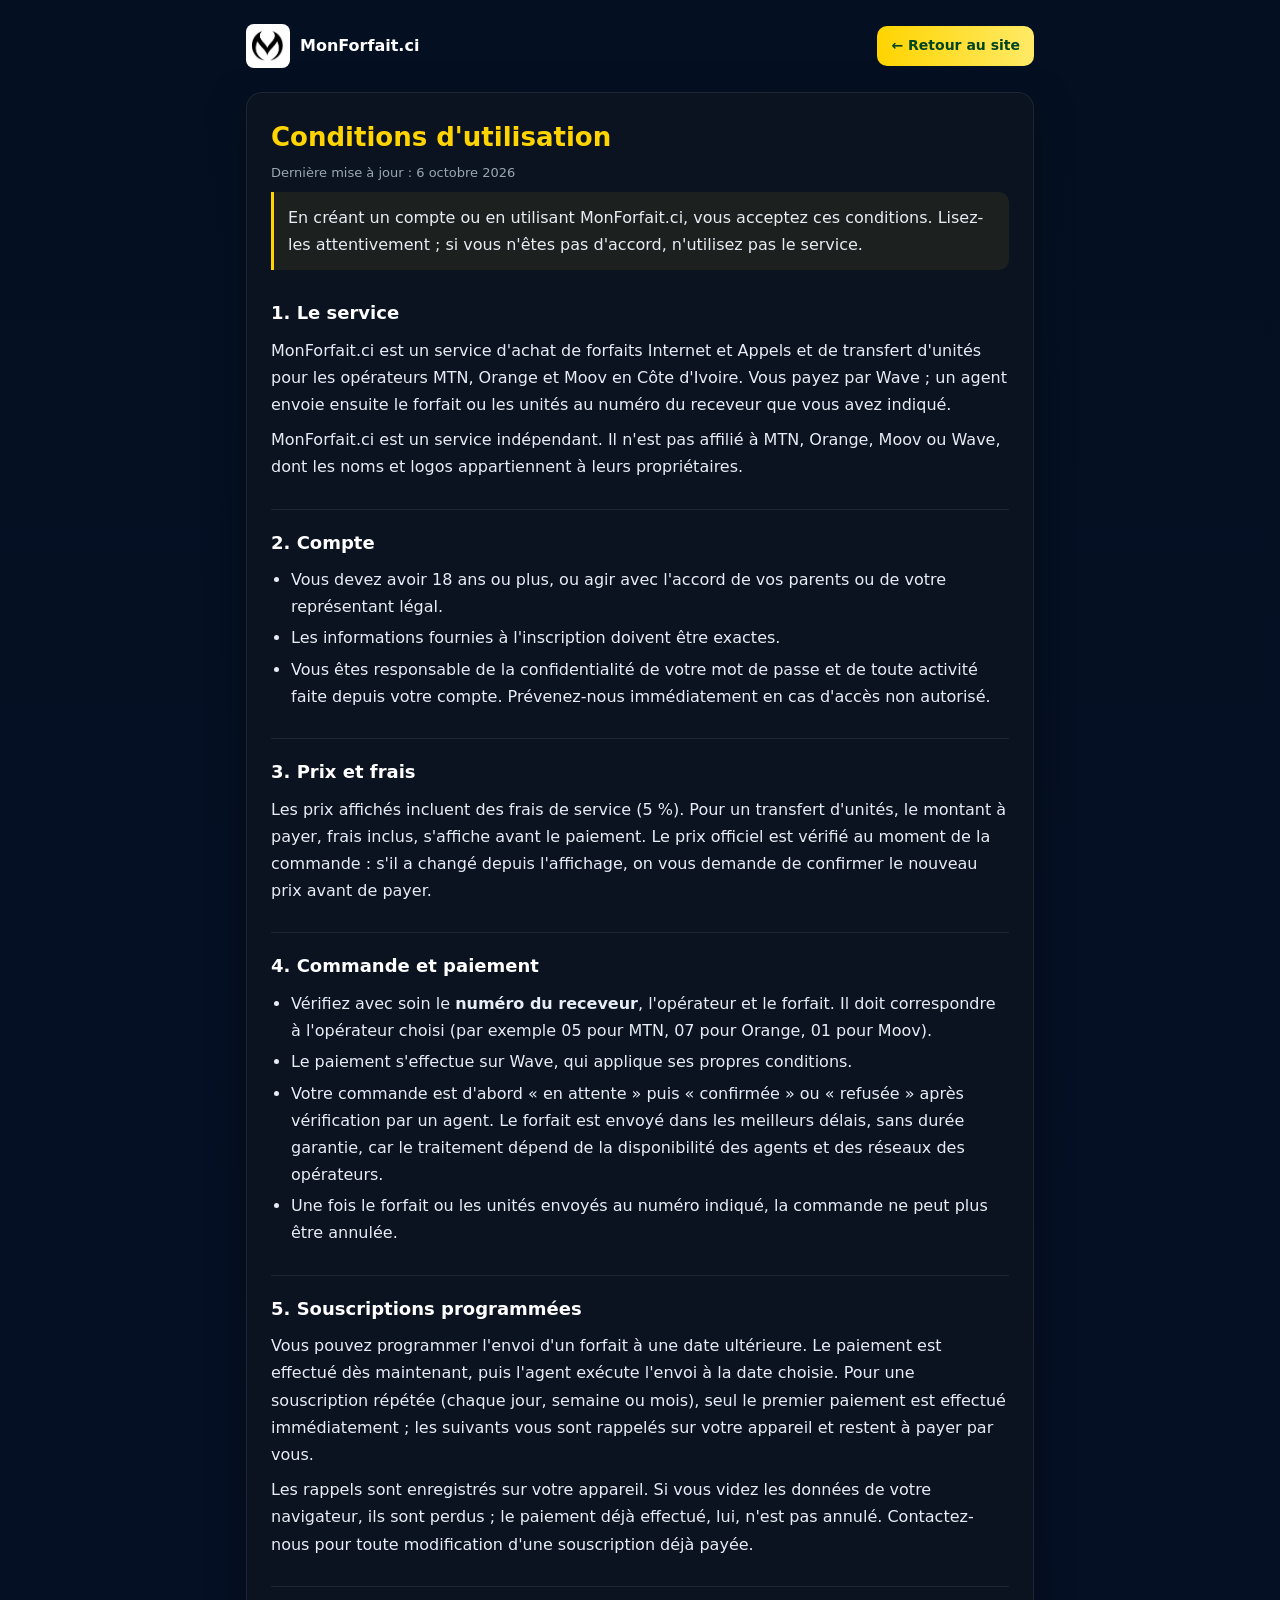
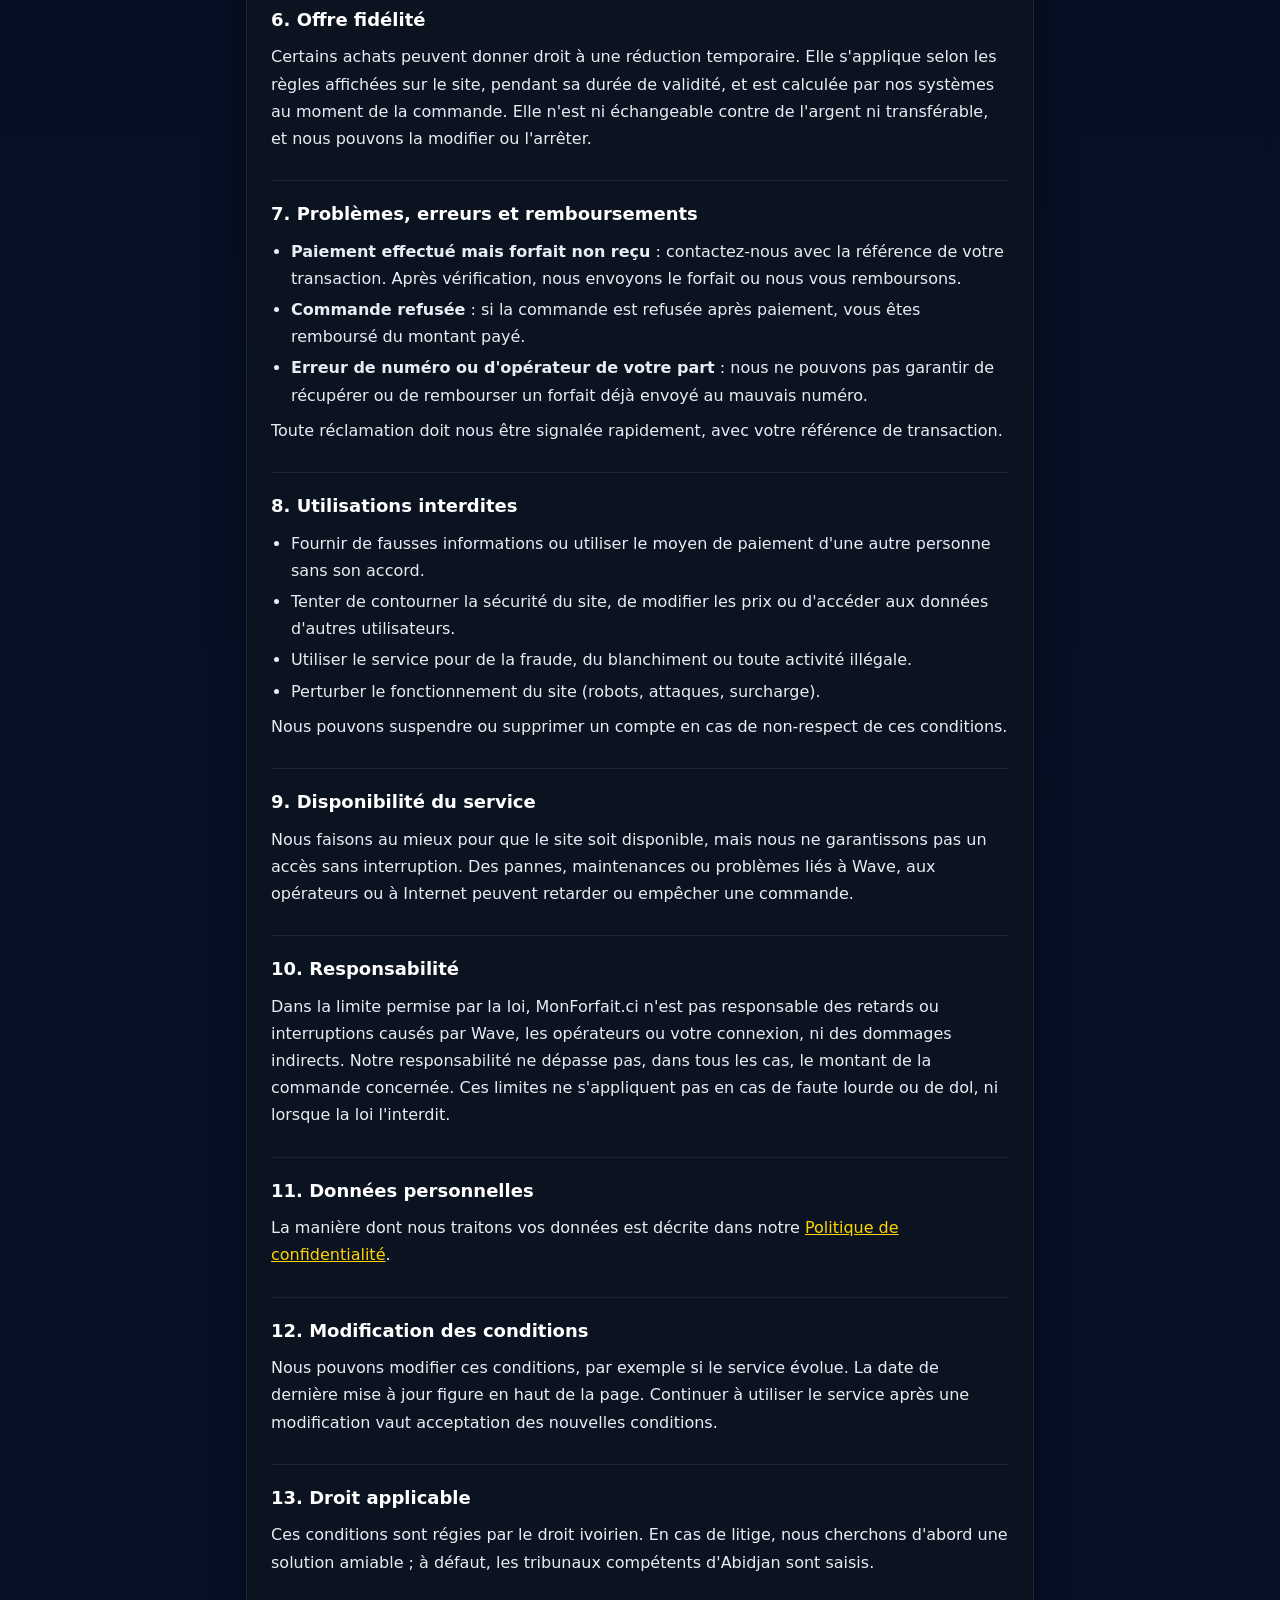
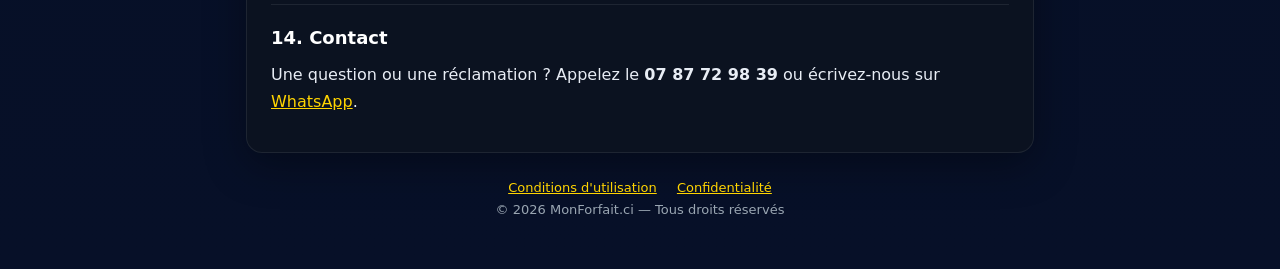
<file: MonForfait.ci/public/conditions.html>
<!DOCTYPE html>
<html lang="fr">
<head>
  <meta charset="UTF-8">
  <meta name="viewport" content="width=device-width, initial-scale=1.0">
  <title>Conditions d'utilisation - MonForfait.ci</title>
  <meta name="description" content="Conditions générales d'utilisation du service MonForfait.ci.">
  <link rel="stylesheet" href="css/legal.css">
</head>
<body>
  <div class="legal-wrap">
    <header class="legal-top">
      <a class="legal-brand" href="dashboard.html">
        <img src="img/logo.png" alt="Logo MonForfait">
        <span>MonForfait.ci</span>
      </a>
      <a class="legal-back" href="dashboard.html">← Retour au site</a>
    </header>

    <main class="legal-card">
      <h1>Conditions d'utilisation</h1>
      <p class="legal-date">Dernière mise à jour : 6 octobre 2026</p>

      <p class="legal-intro">
        En créant un compte ou en utilisant MonForfait.ci, vous acceptez ces conditions. Lisez-les attentivement ; si vous n'êtes pas d'accord, n'utilisez pas le service.
      </p>

      <h2>1. Le service</h2>
      <p>MonForfait.ci est un service d'achat de forfaits Internet et Appels et de transfert d'unités pour les opérateurs MTN, Orange et Moov en Côte d'Ivoire. Vous payez par Wave ; un agent envoie ensuite le forfait ou les unités au numéro du receveur que vous avez indiqué.</p>
      <p>MonForfait.ci est un service indépendant. Il n'est pas affilié à MTN, Orange, Moov ou Wave, dont les noms et logos appartiennent à leurs propriétaires.</p>

      <h2>2. Compte</h2>
      <ul>
        <li>Vous devez avoir 18 ans ou plus, ou agir avec l'accord de vos parents ou de votre représentant légal.</li>
        <li>Les informations fournies à l'inscription doivent être exactes.</li>
        <li>Vous êtes responsable de la confidentialité de votre mot de passe et de toute activité faite depuis votre compte. Prévenez-nous immédiatement en cas d'accès non autorisé.</li>
      </ul>

      <h2>3. Prix et frais</h2>
      <p>Les prix affichés incluent des frais de service (5 %). Pour un transfert d'unités, le montant à payer, frais inclus, s'affiche avant le paiement. Le prix officiel est vérifié au moment de la commande : s'il a changé depuis l'affichage, on vous demande de confirmer le nouveau prix avant de payer.</p>

      <h2>4. Commande et paiement</h2>
      <ul>
        <li>Vérifiez avec soin le <strong>numéro du receveur</strong>, l'opérateur et le forfait. Il doit correspondre à l'opérateur choisi (par exemple 05 pour MTN, 07 pour Orange, 01 pour Moov).</li>
        <li>Le paiement s'effectue sur Wave, qui applique ses propres conditions.</li>
        <li>Votre commande est d'abord « en attente » puis « confirmée » ou « refusée » après vérification par un agent. Le forfait est envoyé dans les meilleurs délais, sans durée garantie, car le traitement dépend de la disponibilité des agents et des réseaux des opérateurs.</li>
        <li>Une fois le forfait ou les unités envoyés au numéro indiqué, la commande ne peut plus être annulée.</li>
      </ul>

      <h2>5. Souscriptions programmées</h2>
      <p>Vous pouvez programmer l'envoi d'un forfait à une date ultérieure. Le paiement est effectué dès maintenant, puis l'agent exécute l'envoi à la date choisie. Pour une souscription répétée (chaque jour, semaine ou mois), seul le premier paiement est effectué immédiatement ; les suivants vous sont rappelés sur votre appareil et restent à payer par vous.</p>
      <p>Les rappels sont enregistrés sur votre appareil. Si vous videz les données de votre navigateur, ils sont perdus ; le paiement déjà effectué, lui, n'est pas annulé. Contactez-nous pour toute modification d'une souscription déjà payée.</p>

      <h2>6. Offre fidélité</h2>
      <p>Certains achats peuvent donner droit à une réduction temporaire. Elle s'applique selon les règles affichées sur le site, pendant sa durée de validité, et est calculée par nos systèmes au moment de la commande. Elle n'est ni échangeable contre de l'argent ni transférable, et nous pouvons la modifier ou l'arrêter.</p>

      <h2>7. Problèmes, erreurs et remboursements</h2>
      <ul>
        <li><strong>Paiement effectué mais forfait non reçu</strong> : contactez-nous avec la référence de votre transaction. Après vérification, nous envoyons le forfait ou nous vous remboursons.</li>
        <li><strong>Commande refusée</strong> : si la commande est refusée après paiement, vous êtes remboursé du montant payé.</li>
        <li><strong>Erreur de numéro ou d'opérateur de votre part</strong> : nous ne pouvons pas garantir de récupérer ou de rembourser un forfait déjà envoyé au mauvais numéro.</li>
      </ul>
      <p>Toute réclamation doit nous être signalée rapidement, avec votre référence de transaction.</p>

      <h2>8. Utilisations interdites</h2>
      <ul>
        <li>Fournir de fausses informations ou utiliser le moyen de paiement d'une autre personne sans son accord.</li>
        <li>Tenter de contourner la sécurité du site, de modifier les prix ou d'accéder aux données d'autres utilisateurs.</li>
        <li>Utiliser le service pour de la fraude, du blanchiment ou toute activité illégale.</li>
        <li>Perturber le fonctionnement du site (robots, attaques, surcharge).</li>
      </ul>
      <p>Nous pouvons suspendre ou supprimer un compte en cas de non-respect de ces conditions.</p>

      <h2>9. Disponibilité du service</h2>
      <p>Nous faisons au mieux pour que le site soit disponible, mais nous ne garantissons pas un accès sans interruption. Des pannes, maintenances ou problèmes liés à Wave, aux opérateurs ou à Internet peuvent retarder ou empêcher une commande.</p>

      <h2>10. Responsabilité</h2>
      <p>Dans la limite permise par la loi, MonForfait.ci n'est pas responsable des retards ou interruptions causés par Wave, les opérateurs ou votre connexion, ni des dommages indirects. Notre responsabilité ne dépasse pas, dans tous les cas, le montant de la commande concernée. Ces limites ne s'appliquent pas en cas de faute lourde ou de dol, ni lorsque la loi l'interdit.</p>

      <h2>11. Données personnelles</h2>
      <p>La manière dont nous traitons vos données est décrite dans notre <a href="confidentialite.html">Politique de confidentialité</a>.</p>

      <h2>12. Modification des conditions</h2>
      <p>Nous pouvons modifier ces conditions, par exemple si le service évolue. La date de dernière mise à jour figure en haut de la page. Continuer à utiliser le service après une modification vaut acceptation des nouvelles conditions.</p>

      <h2>13. Droit applicable</h2>
      <p>Ces conditions sont régies par le droit ivoirien. En cas de litige, nous cherchons d'abord une solution amiable ; à défaut, les tribunaux compétents d'Abidjan sont saisis.</p>

      <h2>14. Contact</h2>
      <p>Une question ou une réclamation ? Appelez le <strong>07 87 72 98 39</strong> ou écrivez-nous sur <a href="https://wa.me/2250500435066" target="_blank" rel="noopener">WhatsApp</a>.</p>
    </main>

    <nav class="legal-foot" aria-label="Pages légales">
      <a href="conditions.html">Conditions d'utilisation</a>
      <a href="confidentialite.html">Confidentialité</a>
      <p>© 2026 MonForfait.ci — Tous droits réservés</p>
    </nav>
  </div>
</body>
</html>
</file>
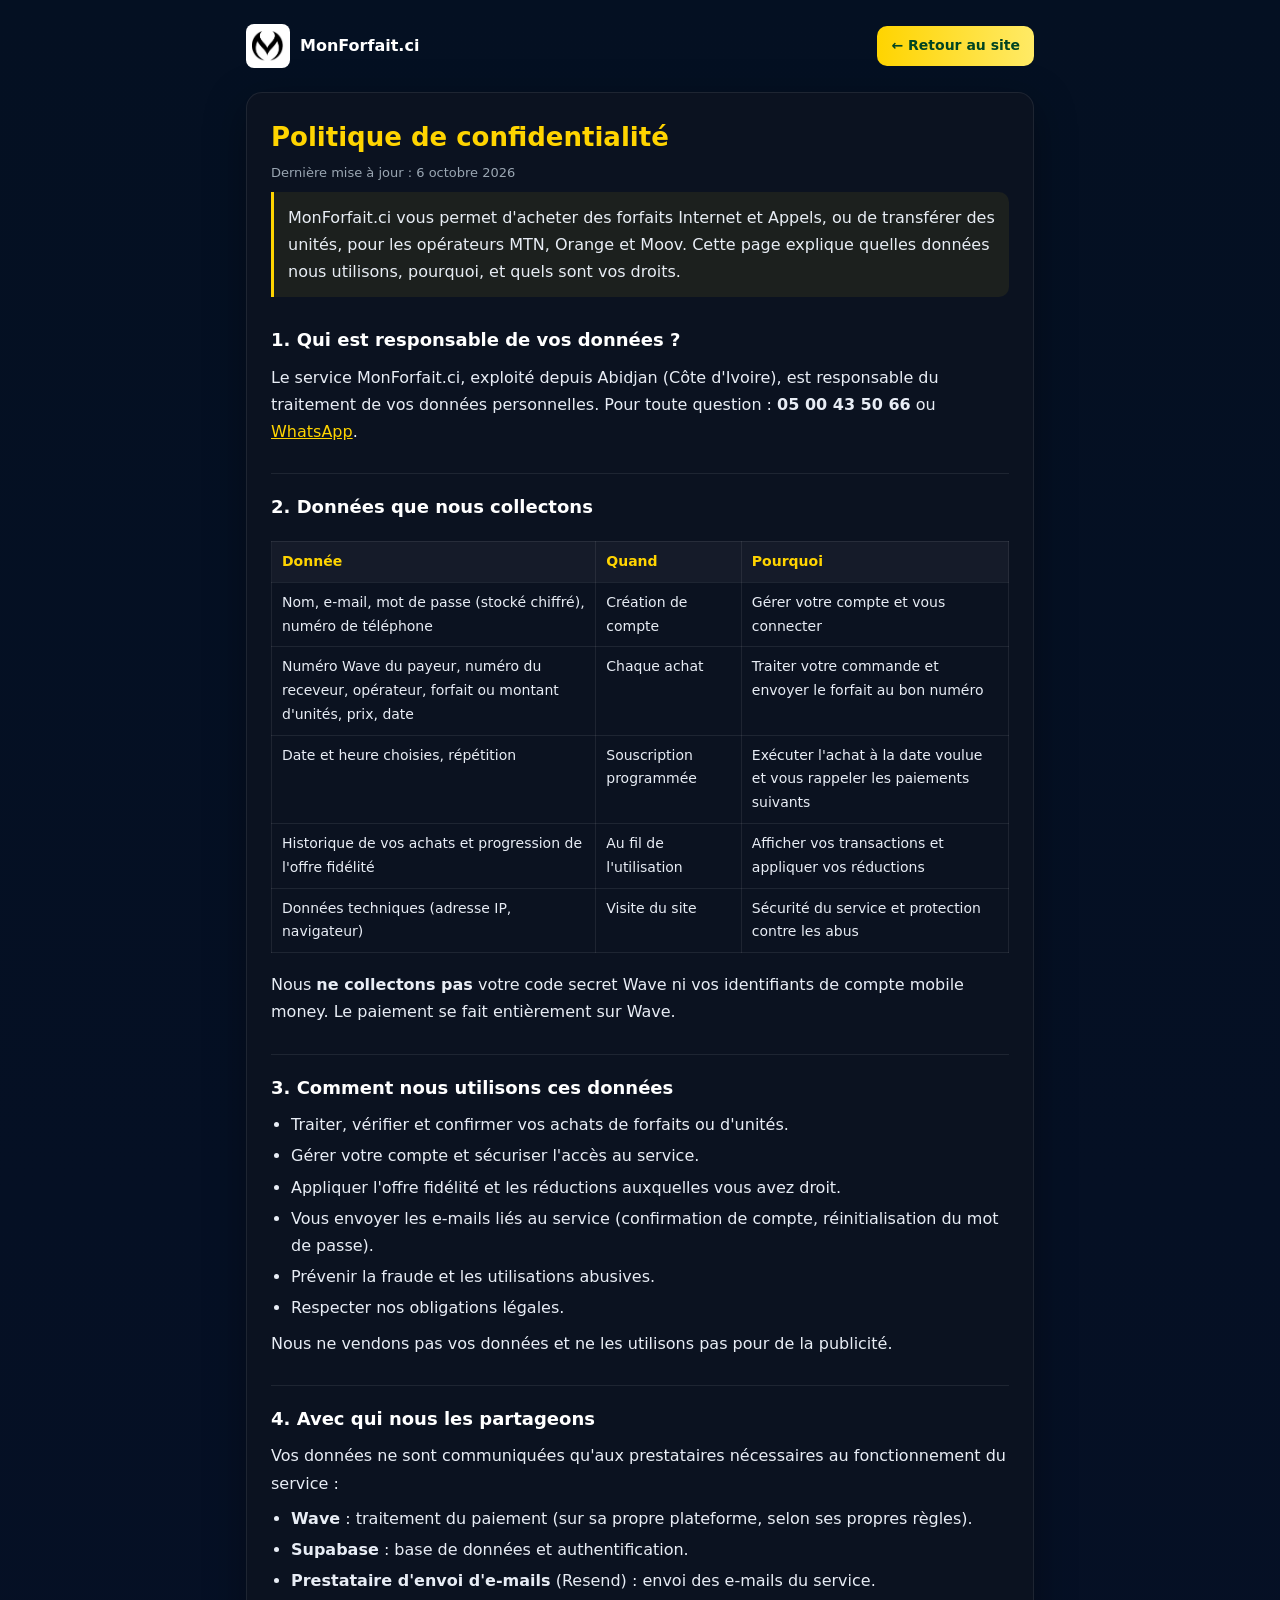
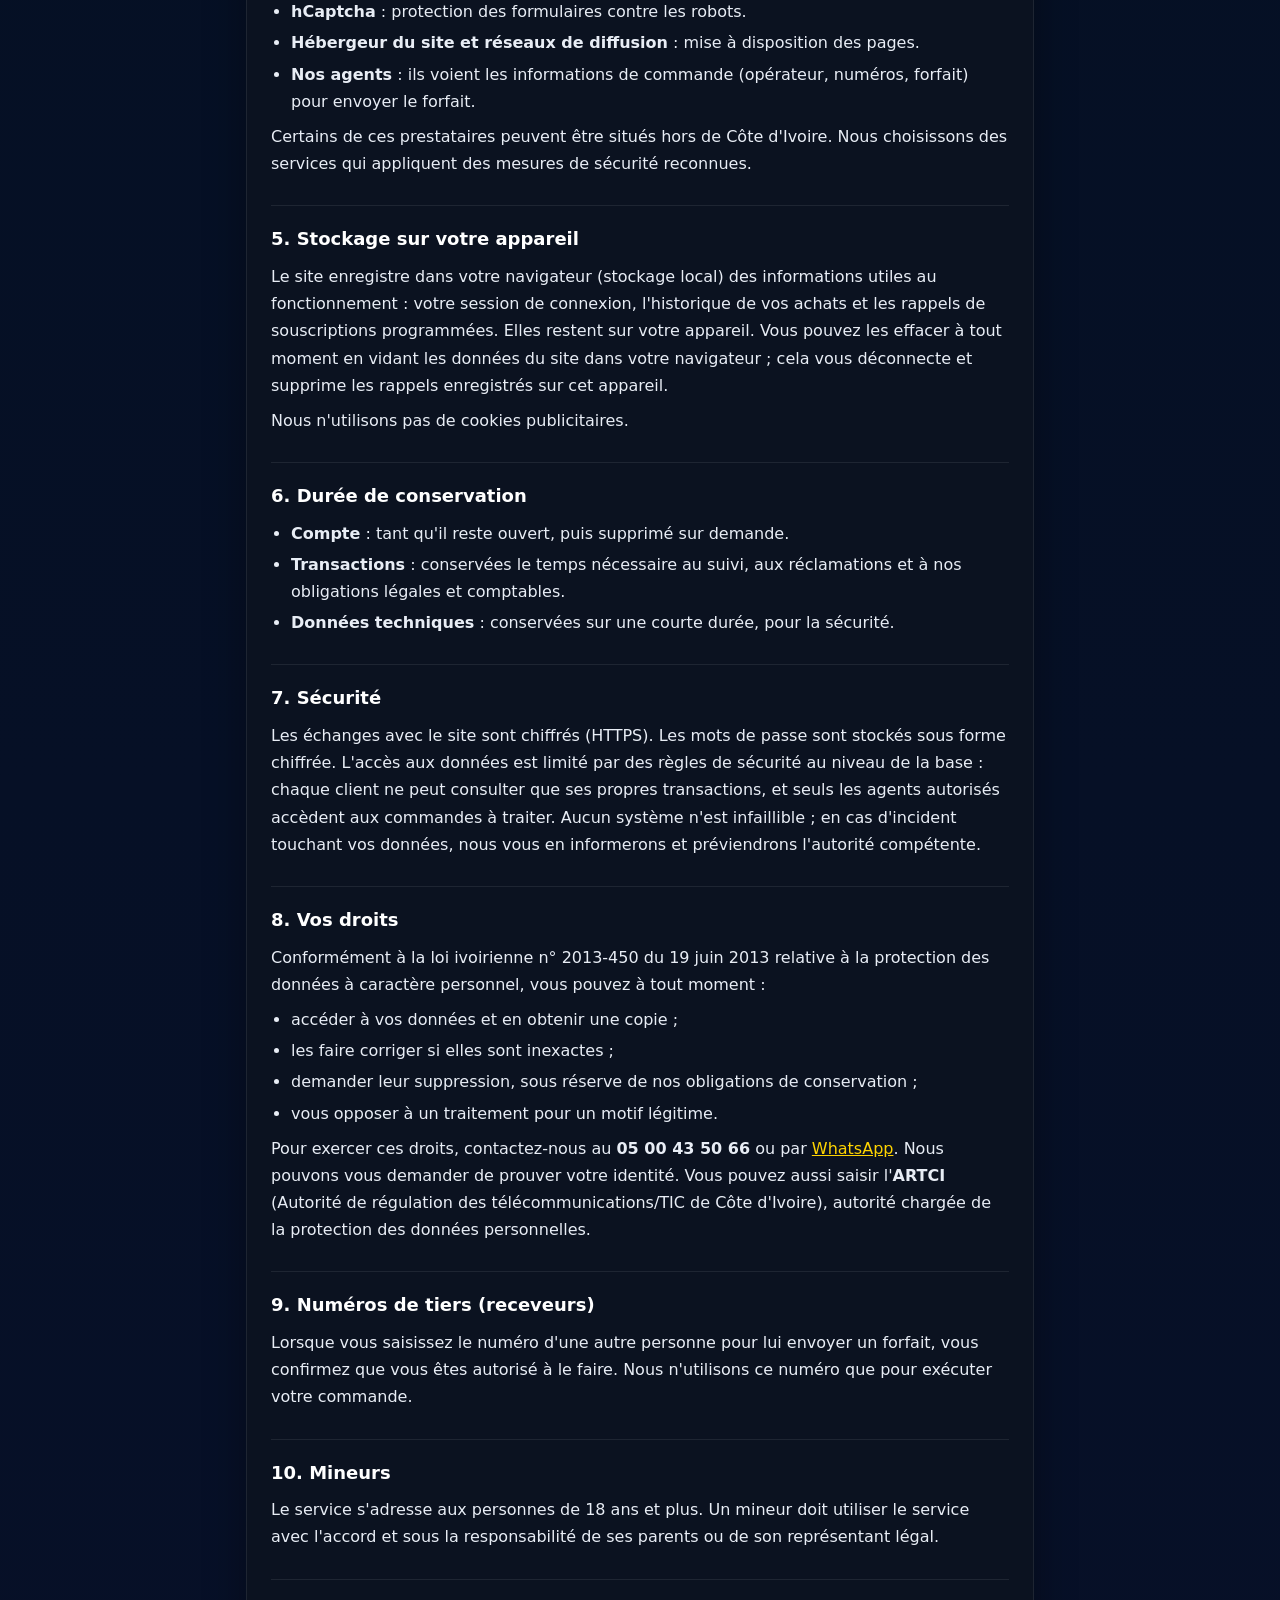
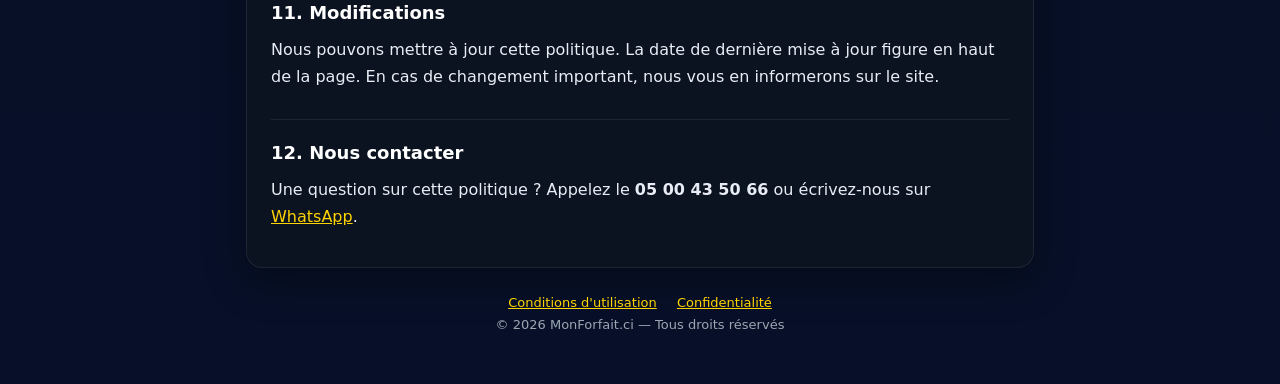
<file: MonForfait.ci/public/confidentialite.html>
<!DOCTYPE html>
<html lang="fr">
<head>
  <meta charset="UTF-8">
  <meta name="viewport" content="width=device-width, initial-scale=1.0">
  <title>Politique de confidentialité - MonForfait.ci</title>
  <meta name="description" content="Comment MonForfait.ci collecte, utilise et protège vos données personnelles.">
  <link rel="stylesheet" href="css/legal.css">
</head>
<body>
  <div class="legal-wrap">
    <header class="legal-top">
      <a class="legal-brand" href="dashboard.html">
        <img src="img/logo.png" alt="Logo MonForfait">
        <span>MonForfait.ci</span>
      </a>
      <a class="legal-back" href="dashboard.html">← Retour au site</a>
    </header>

    <main class="legal-card">
      <h1>Politique de confidentialité</h1>
      <p class="legal-date">Dernière mise à jour : 6 octobre 2026</p>

      <p class="legal-intro">
        MonForfait.ci vous permet d'acheter des forfaits Internet et Appels, ou de transférer des unités, pour les opérateurs MTN, Orange et Moov. Cette page explique quelles données nous utilisons, pourquoi, et quels sont vos droits.
      </p>

      <h2>1. Qui est responsable de vos données ?</h2>
      <p>Le service MonForfait.ci, exploité depuis Abidjan (Côte d'Ivoire), est responsable du traitement de vos données personnelles. Pour toute question : <strong>05 00 43 50 66</strong> ou <a href="https://wa.me/2250500435066" target="_blank" rel="noopener">WhatsApp</a>.</p>

      <h2>2. Données que nous collectons</h2>
      <div class="table-scroll">
        <table class="legal-table">
          <thead>
            <tr><th>Donnée</th><th>Quand</th><th>Pourquoi</th></tr>
          </thead>
          <tbody>
            <tr><td>Nom, e-mail, mot de passe (stocké chiffré), numéro de téléphone</td><td>Création de compte</td><td>Gérer votre compte et vous connecter</td></tr>
            <tr><td>Numéro Wave du payeur, numéro du receveur, opérateur, forfait ou montant d'unités, prix, date</td><td>Chaque achat</td><td>Traiter votre commande et envoyer le forfait au bon numéro</td></tr>
            <tr><td>Date et heure choisies, répétition</td><td>Souscription programmée</td><td>Exécuter l'achat à la date voulue et vous rappeler les paiements suivants</td></tr>
            <tr><td>Historique de vos achats et progression de l'offre fidélité</td><td>Au fil de l'utilisation</td><td>Afficher vos transactions et appliquer vos réductions</td></tr>
            <tr><td>Données techniques (adresse IP, navigateur)</td><td>Visite du site</td><td>Sécurité du service et protection contre les abus</td></tr>
          </tbody>
        </table>
      </div>
      <p>Nous <strong>ne collectons pas</strong> votre code secret Wave ni vos identifiants de compte mobile money. Le paiement se fait entièrement sur Wave.</p>

      <h2>3. Comment nous utilisons ces données</h2>
      <ul>
        <li>Traiter, vérifier et confirmer vos achats de forfaits ou d'unités.</li>
        <li>Gérer votre compte et sécuriser l'accès au service.</li>
        <li>Appliquer l'offre fidélité et les réductions auxquelles vous avez droit.</li>
        <li>Vous envoyer les e-mails liés au service (confirmation de compte, réinitialisation du mot de passe).</li>
        <li>Prévenir la fraude et les utilisations abusives.</li>
        <li>Respecter nos obligations légales.</li>
      </ul>
      <p>Nous ne vendons pas vos données et ne les utilisons pas pour de la publicité.</p>

      <h2>4. Avec qui nous les partageons</h2>
      <p>Vos données ne sont communiquées qu'aux prestataires nécessaires au fonctionnement du service :</p>
      <ul>
        <li><strong>Wave</strong> : traitement du paiement (sur sa propre plateforme, selon ses propres règles).</li>
        <li><strong>Supabase</strong> : base de données et authentification.</li>
        <li><strong>Prestataire d'envoi d'e-mails</strong> (Resend) : envoi des e-mails du service.</li>
        <li><strong>hCaptcha</strong> : protection des formulaires contre les robots.</li>
        <li><strong>Hébergeur du site et réseaux de diffusion</strong> : mise à disposition des pages.</li>
        <li><strong>Nos agents</strong> : ils voient les informations de commande (opérateur, numéros, forfait) pour envoyer le forfait.</li>
      </ul>
      <p>Certains de ces prestataires peuvent être situés hors de Côte d'Ivoire. Nous choisissons des services qui appliquent des mesures de sécurité reconnues.</p>

      <h2>5. Stockage sur votre appareil</h2>
      <p>Le site enregistre dans votre navigateur (stockage local) des informations utiles au fonctionnement : votre session de connexion, l'historique de vos achats et les rappels de souscriptions programmées. Elles restent sur votre appareil. Vous pouvez les effacer à tout moment en vidant les données du site dans votre navigateur ; cela vous déconnecte et supprime les rappels enregistrés sur cet appareil.</p>
      <p>Nous n'utilisons pas de cookies publicitaires.</p>

      <h2>6. Durée de conservation</h2>
      <ul>
        <li><strong>Compte</strong> : tant qu'il reste ouvert, puis supprimé sur demande.</li>
        <li><strong>Transactions</strong> : conservées le temps nécessaire au suivi, aux réclamations et à nos obligations légales et comptables.</li>
        <li><strong>Données techniques</strong> : conservées sur une courte durée, pour la sécurité.</li>
      </ul>

      <h2>7. Sécurité</h2>
      <p>Les échanges avec le site sont chiffrés (HTTPS). Les mots de passe sont stockés sous forme chiffrée. L'accès aux données est limité par des règles de sécurité au niveau de la base : chaque client ne peut consulter que ses propres transactions, et seuls les agents autorisés accèdent aux commandes à traiter. Aucun système n'est infaillible ; en cas d'incident touchant vos données, nous vous en informerons et préviendrons l'autorité compétente.</p>

      <h2>8. Vos droits</h2>
      <p>Conformément à la loi ivoirienne n° 2013-450 du 19 juin 2013 relative à la protection des données à caractère personnel, vous pouvez à tout moment :</p>
      <ul>
        <li>accéder à vos données et en obtenir une copie ;</li>
        <li>les faire corriger si elles sont inexactes ;</li>
        <li>demander leur suppression, sous réserve de nos obligations de conservation ;</li>
        <li>vous opposer à un traitement pour un motif légitime.</li>
      </ul>
      <p>Pour exercer ces droits, contactez-nous au <strong>05 00 43 50 66</strong> ou par <a href="https://wa.me/2250500435066" target="_blank" rel="noopener">WhatsApp</a>. Nous pouvons vous demander de prouver votre identité. Vous pouvez aussi saisir l'<strong>ARTCI</strong> (Autorité de régulation des télécommunications/TIC de Côte d'Ivoire), autorité chargée de la protection des données personnelles.</p>

      <h2>9. Numéros de tiers (receveurs)</h2>
      <p>Lorsque vous saisissez le numéro d'une autre personne pour lui envoyer un forfait, vous confirmez que vous êtes autorisé à le faire. Nous n'utilisons ce numéro que pour exécuter votre commande.</p>

      <h2>10. Mineurs</h2>
      <p>Le service s'adresse aux personnes de 18 ans et plus. Un mineur doit utiliser le service avec l'accord et sous la responsabilité de ses parents ou de son représentant légal.</p>

      <h2>11. Modifications</h2>
      <p>Nous pouvons mettre à jour cette politique. La date de dernière mise à jour figure en haut de la page. En cas de changement important, nous vous en informerons sur le site.</p>

      <h2>12. Nous contacter</h2>
      <p>Une question sur cette politique ? Appelez le <strong>05 00 43 50 66</strong> ou écrivez-nous sur <a href="https://wa.me/2250500435066" target="_blank" rel="noopener">WhatsApp</a>.</p>
    </main>

    <nav class="legal-foot" aria-label="Pages légales">
      <a href="conditions.html">Conditions d'utilisation</a>
      <a href="confidentialite.html">Confidentialité</a>
      <p>© 2026 MonForfait.ci — Tous droits réservés</p>
    </nav>
  </div>
</body>
</html>
</file>
<file: MonForfait.ci/public/css/legal.css>
/* legal.css - Pages Conditions d'utilisation et Confidentialité */
* { box-sizing: border-box; margin: 0; padding: 0; }

:root {
  --bg: #071028;
  --card: #0b1220;
  --text: #e8edf5;
  --muted: #9aa6b2;
  --accent: #ffd400;
  --accent-strong: #ffea66;
  --line: rgba(255, 255, 255, 0.08);
}

body {
  font-family: 'Inter', system-ui, -apple-system, 'Segoe UI', Roboto, sans-serif;
  background: linear-gradient(180deg, #041022 0%, var(--bg) 100%);
  color: var(--text);
  line-height: 1.7;
  min-height: 100vh;
}

.legal-wrap {
  max-width: 820px;
  margin: 0 auto;
  padding: 24px 16px 48px;
}

.legal-top {
  display: flex;
  align-items: center;
  justify-content: space-between;
  gap: 12px;
  flex-wrap: wrap;
  margin-bottom: 24px;
}

.legal-brand {
  display: flex;
  align-items: center;
  gap: 10px;
  color: #fff;
  text-decoration: none;
  font-weight: 700;
}

.legal-brand img {
  width: 44px;
  height: 44px;
  object-fit: contain;
  background: #fff;
  padding: 6px;
  border-radius: 8px;
}

.legal-back {
  color: #042;
  background: linear-gradient(90deg, var(--accent), var(--accent-strong));
  padding: 8px 14px;
  border-radius: 10px;
  font-weight: 600;
  font-size: 14px;
  text-decoration: none;
}

.legal-card {
  background: var(--card);
  border: 1px solid var(--line);
  border-radius: 16px;
  padding: 28px 24px;
  box-shadow: 0 12px 40px rgba(0, 0, 0, 0.35);
}

.legal-card h1 {
  font-size: 26px;
  line-height: 1.25;
  color: var(--accent);
  margin-bottom: 6px;
}

.legal-date {
  color: var(--muted);
  font-size: 13px;
  margin-bottom: 20px;
}

.legal-intro {
  padding: 12px 14px;
  border-left: 3px solid var(--accent);
  background: rgba(255, 212, 0, 0.07);
  border-radius: 0 10px 10px 0;
  margin-bottom: 8px;
}

.legal-card h2 {
  font-size: 18px;
  margin: 28px 0 8px;
  color: #fff;
  padding-top: 18px;
  border-top: 1px solid var(--line);
}

.legal-card h2:first-of-type { border-top: 0; padding-top: 0; }

.legal-card p { margin: 8px 0; }

.legal-card ul {
  margin: 8px 0 8px 20px;
}

.legal-card li { margin: 4px 0; }

.legal-card a { color: var(--accent); }

.legal-table {
  width: 100%;
  border-collapse: collapse;
  margin: 10px 0;
  font-size: 14px;
}

.legal-table th,
.legal-table td {
  text-align: left;
  vertical-align: top;
  padding: 8px 10px;
  border: 1px solid var(--line);
}

.legal-table th {
  background: rgba(255, 255, 255, 0.04);
  color: var(--accent);
}

.table-scroll { overflow-x: auto; }

.legal-foot {
  margin-top: 24px;
  text-align: center;
  color: var(--muted);
  font-size: 13px;
}

.legal-foot a { color: var(--accent); margin: 0 8px; }

@media (max-width: 520px) {
  .legal-card { padding: 20px 16px; }
  .legal-card h1 { font-size: 22px; }
}
</file>
